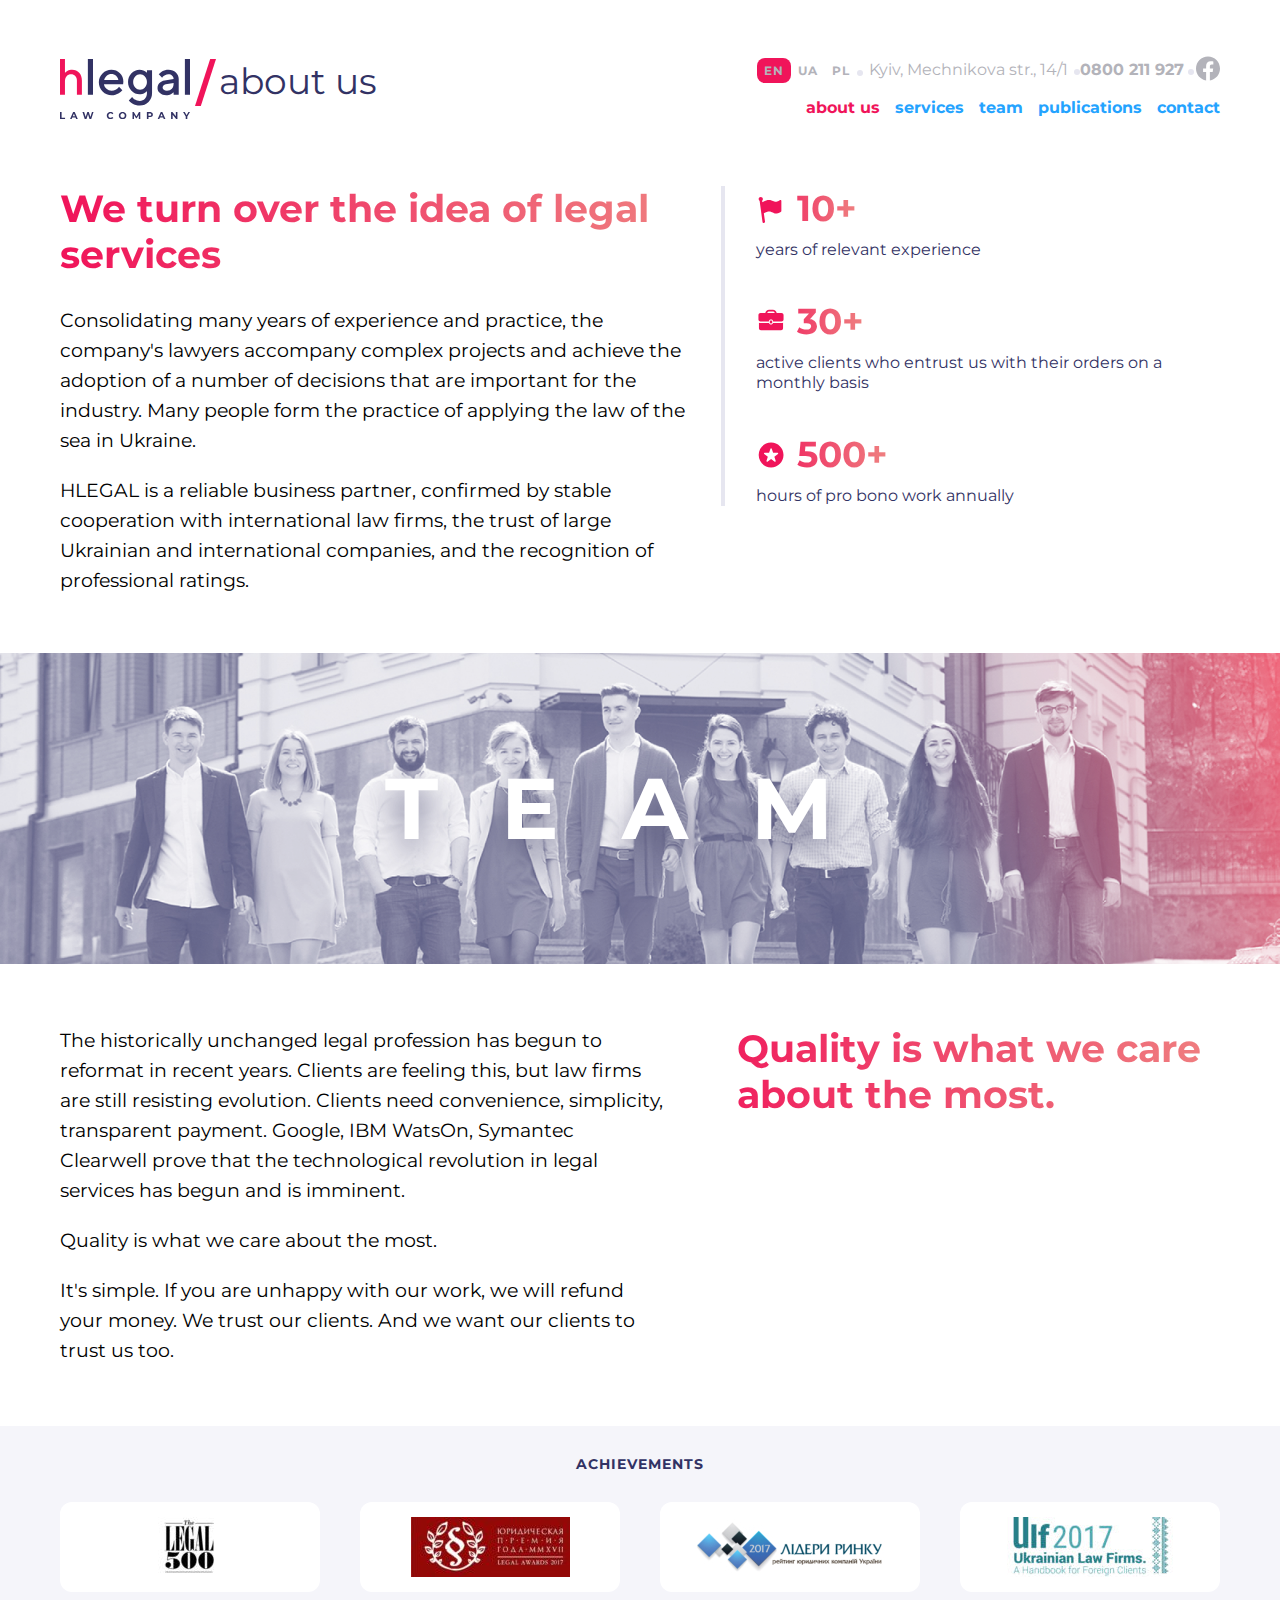
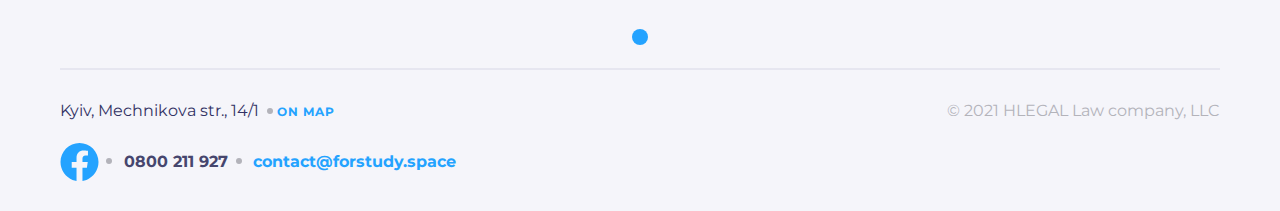
<file: app/about.html>
<!DOCTYPE html>
<html lang="en">
<head>
    <meta charset="UTF-8">
    <meta http-equiv="X-UA-Compatible" content="IE=edge">
    <meta name="viewport" content="width=device-width, initial-scale=1.0">
    <link rel="stylesheet" href="./css/style.css">
    <title>hlegal/about</title>
</head>
<body class="body">
    <div class="about">
        <div class="overlay"></div>
        <div class="container">
            <header class="header header--white">
                <div class="header__top header__top--white">
                    <div class="header__lang">
                        <a href="#" class="header__lang-item header__lang-item--active header__lang-item--white">en</a>
                        <a href="#" class="header__lang-item header__lang-item--white">ua</a>
                        <a href="#" class="header__lang-item header__lang-item--white">pl</a>
                    </div>
                    <div class="header__address header__address--white">Kyiv, Mechnikova str., 14/1</div>
                    <a class="header__phone header__phone--white" href="tel:0800211927">0800 211 927</a>
                    <a class="header__fb header__fb--white" href="#"><svg width="24" height="25" viewBox="0 0 24 25" fill="none" xmlns="http://www.w3.org/2000/svg">
                        <path d="M24 12.5733C24 5.90541 18.6274 0.5 12 0.5C5.37258 0.5 0 5.90541 0 12.5733C0 18.5995 4.38823 23.5943 10.125 24.5V16.0633H7.07813V12.5733H10.125V9.91343C10.125 6.88755 11.9165 5.21615 14.6576 5.21615C15.9705 5.21615 17.3438 5.45195 17.3438 5.45195V8.42313H15.8306C14.3399 8.42313 13.875 9.35379 13.875 10.3086V12.5733H17.2031L16.6711 16.0633H13.875V24.5C19.6118 23.5943 24 18.5995 24 12.5733Z" fill="#B3B3BA"/>
                        </svg></a>
                </div>
                <div class="header__logos header__logos--white">
                    <a href="./index.html" target="_blank" class="header__logo">
                        <img class="img-responsive" src="./img/logo-blue.svg" width="130" height="60" alt="logo">
                    </a>
                    <div class="header__page">about us</div>
                </div>
                <nav class="main-menu">
                    <div class="main-menu__btn main-menu__btn--white">
                        <span class="main-menu__span main-menu__span--white"></span>
                        <span class="main-menu__span main-menu__span--white"></span>
                        <span class="main-menu__span main-menu__span--white"></span>
                    </div>
                    <ul class="main-menu__list">
                        <li class="main-menu__list-item main-menu__list-item--white main-menu__list-item--active"><a href="./about.html">about us</a></li>
                        <li class="main-menu__list-item main-menu__list-item--white"><a href="./services.html">services</a></li>
                        <li class="main-menu__list-item main-menu__list-item--white"><a href="./team.html">team</a></li>
                        <li class="main-menu__list-item main-menu__list-item--white"><a href="#">publications</a></li>
                        <li class="main-menu__list-item main-menu__list-item--white"><a href="#">contact</a></li>
                    </ul>
                </nav>
            </header>
            <main>
                <section class="legal">
                    <h2 class="visually-hidden">idea</h2>
                    <article class="legal__idea">
                        <h3 class="legal__idea-title">We turn over the idea of legal services</h3>
                        <p class="legal__idea-text">Consolidating many years of experience and practice, the company's lawyers accompany complex projects and achieve the adoption of a number of decisions that are important for the industry. Many people form the practice of applying the law of the sea in Ukraine.</p>
                        <p class="legal__idea-text">HLEGAL is a reliable business partner, confirmed by stable cooperation with international law firms, the trust of large Ukrainian and international companies, and the recognition of professional ratings.</p>
                    </article>
                    <article class="legal__statistics">
                        <h3 class="visually-hidden">numbers</h3>
                        <div class="legal__years">
                            <p class="legal__years-number">10+</p>
                            <p class="legal__years-text">years of relevant experience</p>
                        </div>
                        <div class="legal__years legal__years--bag">
                            <p class="legal__years-number">30+</p>
                            <p class="legal__years-text">active clients who entrust us with their orders on a monthly basis</p>
                        </div>
                        <div class="legal__years legal__years--star">
                            <p class="legal__years-number">500+</p>
                            <p class="legal__years-text">hours of pro bono work annually</p>
                        </div>
                    </article>
                </section>
                <div class="about__background">team</div>
                <section>
                    <h2 class="visually-hidden">idea</h2>
                   <article class="legal__quality">
                        <h3 class="legal__quality-title">Quality is what we care about the most.</h3>
                        <div class="legal__quality-block">
                            <p class="legal__quality-text">The historically unchanged legal profession has begun to reformat in recent years. Clients are feeling this, but law firms are still resisting evolution. Clients need convenience, simplicity, transparent payment. Google, IBM WatsOn, Symantec Clearwell prove that the technological revolution in legal services has begun and is imminent.</p>
                            <p class="legal__quality-text">Quality is what we care about the most.</p>
                            <p class="legal__quality-text">It's simple. If you are unhappy with our work, we will refund your money. We trust our clients. And we want our clients to trust us too.</p>
                        </div>
                    </article>
                </section>
            </main>
        </div>
        <footer class="footer">
            <div class="container">
                <div class="achievements">
                    <h3 class="achievements__title">achievements</h3>
                    <div class="achievements__items js-achievements">
                        <div class="achievements__legal">
                            <img class="achievements__legal-img" src="./img/about/achievment-1.jpg" width="53" height="40" alt="legal500">
                        </div>
                        <div class="achievements__legal achievements__legal--awards">
                            <img class="achievements__legal-img achievements__legal-img--awards" src="./img/about/achievment-2.jpg" width="106" height="40" alt="legal-awards">
                        </div>
                        <div class="achievements__legal achievements__legal--lider">
                            <img class="achievements__legal-img achievements__legal-img--lider" src="./img/about/achievment-3.jpg" width="130" height="40" alt="lider">
                        </div>
                        <div class="achievements__legal achievements__legal--ulf">
                            <img class="achievements__legal-img achievements__legal-img--ulf" src="./img/about/achievment-4.jpg" width="111" height="40" alt="ulf">
                        </div>
                    </div>
                </div>
                <div class="footer__info footer__info--white">
                    <div class="footer__adress footer__adress--white">
                        <p class="footer__adress-street">Kyiv, Mechnikova str., 14/1</p>
                        <a href="#">On map</a>
                    </div>
                    <div class="footer__contacts footer__contacts--white">
                        <svg width="39" height="38" viewBox="0 0 39 38" fill="none" xmlns="http://www.w3.org/2000/svg">
                            <path d="M38.5 19.1161C38.5 8.55857 29.9934 0 19.5 0C9.00658 0 0.5 8.55857 0.5 19.1161C0.5 28.6575 7.44803 36.5659 16.5312 38V24.6419H11.707V19.1161H16.5312V14.9046C16.5312 10.1136 19.3678 7.46723 23.7078 7.46723C25.7866 7.46723 27.9609 7.84059 27.9609 7.84059V12.545H25.5651C23.2048 12.545 22.4688 14.0185 22.4688 15.5302V19.1161H27.7383L26.8959 24.6419H22.4688V38C31.552 36.5659 38.5 28.6575 38.5 19.1161Z" fill="#24A3FF"/></svg>
                        <a class="footer__contacts-tel" href="tel:0800211927">0800 211 927</a>
                        <a class="footer__contacts-mail" href="mailto:contact@forstudy.space">contact@forstudy.space</a>
                    </div>
                    <p class="footer__copyright footer__copyright--white">© 2021 HLEGAL Law company, LLC</p>
                </div>
            </div>
        </footer>
    </div>
    <script src="./js/all.js"></script>
</body>
</html>
</file>
<file: app/css/style.css>
@font-face {
  font-family: 'Montserrat';
  font-style: normal;
  font-weight: 400;
  src: url("../fonts/montserrat-v24-latin-regular.woff2") format("woff2"), url("../fonts/montserrat-v24-latin-regular.woff") format("woff");
}

@font-face {
  font-family: 'Montserrat';
  font-style: normal;
  font-weight: 700;
  src: url("../fonts/montserrat-v24-cyrillic-700.woff2") format("woff2"), url("../fonts/montserrat-v24-cyrillic-700.woff") format("woff");
}

* {
  -webkit-box-sizing: border-box;
          box-sizing: border-box;
  margin: 0;
}

.container {
  max-width: 1380px;
  min-width: 375px;
  padding: 0 30px;
  margin: 0 auto;
}

.no-scroll {
  overflow: hidden;
}

.body {
  font-family: 'Montserrat', 'Arial', sans-serif;
  font-style: normal;
  font-weight: 400;
  min-width: 375px;
}

a {
  text-decoration: none;
}

.visually-hidden {
  position: absolute;
  width: 1px;
  height: 1px;
  margin: -1px;
  border: 0;
  padding: 0;
  clip: rect(0 0 0 0);
  overflow: hidden;
}

.img-responsive {
  max-width: 100%;
  height: auto;
}

@media screen and (min-width: 768px) {
  .container {
    max-width: 1440px;
    padding: 0 60px;
  }
}

.gradient {
  background: linear-gradient(228.57deg, #323264 11.93%, #323264 57.17%, #643E72 87.46%);
  border-radius: 0px 0px 12px 12px;
  position: relative;
  padding-bottom: 60px;
}

.gradient::after {
  content: '';
  background: #CACADB;
  border-radius: 0px 0px 12px 12px;
  position: absolute;
  left: 20px;
  right: 20px;
  height: 10px;
  bottom: -10px;
}

.gradient::before {
  content: '';
  background-color: #E7E7F2;
  border-radius: 0px 0px 12px 12px;
  position: absolute;
  left: 40px;
  right: 40px;
  bottom: -20px;
  height: 10px;
}

.gradient__logo {
  background-image: url(../img/background.svg);
  background-position: center top -90px;
  background-repeat: no-repeat;
  height: 600px;
  margin: 0 -30px;
  padding-right: 15px;
  padding-left: 15px;
  position: relative;
}

.gradient__title {
  font-weight: 700;
  font-size: 38px;
  line-height: 46px;
  text-align: center;
  color: #FFFFFF;
  padding-top: 133px;
}

.gradient__scroll {
  position: absolute;
  width: 42px;
  height: 42px;
  left: calc(50% - 42px/2 + 0.5px);
  bottom: 13px;
}

.gradient__scroll:hover circle {
  stroke: #F0145A;
  -webkit-transition-duration: 1s;
          transition-duration: 1s;
}

.gradient__scroll:hover path {
  stroke: #F0145A;
  -webkit-transition-duration: 1s;
          transition-duration: 1s;
  -webkit-transform: translateY(2px);
          transform: translateY(2px);
}

@media screen and (min-width: 768px) {
  .gradient__logo {
    width: 893.28px;
    height: 1024px;
    margin: 0 -60px;
    padding-right: 60px;
    padding-left: 60px;
    background-position: center left -63px;
    background-size: cover;
  }
  .gradient__title {
    padding-top: 268px;
    width: 800px;
    height: 46px;
    text-align: left;
    margin-left: 50px;
  }
  .gradient__scroll {
    left: 38.85%;
    top: 89.3%;
  }
}

@media screen and (min-width: 1024px) {
  .gradient__logo {
    width: auto;
    background-position: center top -175px;
    height: 768px;
  }
  .gradient__title {
    padding-top: 252px;
    text-align: center;
    margin: 0 auto;
  }
  .gradient__scroll {
    left: 46.1%;
    top: 88.3%;
  }
}

@media screen and (min-width: 1320px) {
  .gradient__logo {
    height: 799px;
    background-size: contain;
    background-position: center;
  }
}

.header {
  display: grid;
  grid-template-columns: 1fr -webkit-min-content;
  grid-template-columns: 1fr min-content;
  grid-template-rows: 49px 54px;
  -webkit-box-align: center;
      -ms-flex-align: center;
          align-items: center;
}

.header__top {
  grid-column: span 2;
  display: -webkit-box;
  display: -ms-flexbox;
  display: flex;
  -webkit-box-pack: justify;
      -ms-flex-pack: justify;
          justify-content: space-between;
  background: rgba(245, 245, 250, 0.2);
  margin-left: -20px;
  margin-right: -20px;
  padding: 10px 15px;
  -webkit-box-flex: 0;
      -ms-flex: none;
          flex: none;
  -webkit-box-ordinal-group: 1;
      -ms-flex-order: 0;
          order: 0;
  align-self: stretch;
  -ms-flex-positive: 0;
      flex-grow: 0;
  position: relative;
}

.header__top--white {
  background-color: #F5F5FA;
  margin-left: -30px;
  margin-right: -30px;
}

.header__top--margin {
  margin-left: -30px;
  margin-right: -30px;
}

.header__lang {
  display: -webkit-box;
  display: -ms-flexbox;
  display: flex;
  -webkit-box-align: center;
      -ms-flex-align: center;
          align-items: center;
}

.header__lang-item {
  font-weight: 700;
  font-size: 12px;
  line-height: 15px;
  text-align: center;
  letter-spacing: 1px;
  color: #FFFFFF;
  text-transform: uppercase;
  padding: 5px 7px;
  border-radius: 8px;
}

.header__lang-item--active {
  background-color: #F0145A;
}

.header__lang-item:hover {
  background-color: rgba(255, 255, 255, 0.2);
  -webkit-transition-duration: 1.5s;
          transition-duration: 1.5s;
}

.header__lang-item:active {
  background-color: #F0145A;
}

.header__lang-item--white {
  color: #B3B3BA;
}

.header__lang-item--white:hover {
  background-color: #EDEDF7;
  -webkit-transition-duration: 1s;
          transition-duration: 1s;
}

.header__lang-item--white:active {
  background-color: #F0145A;
  color: #FFFFFF;
}

.header__phone {
  font-weight: 700;
  font-size: 16px;
  line-height: 20px;
  color: #FFFFFF;
  text-decoration: none;
  -ms-flex-item-align: center;
      align-self: center;
}

.header__phone--white {
  color: #B3B3BA;
}

.header__address {
  font-size: 16px;
  line-height: 20px;
  text-align: right;
  color: #B3B3BA;
  display: none;
}

.header__fb {
  display: none;
  -ms-flex-item-align: center;
      align-self: center;
}

.header__fb path:hover {
  fill: #F0145A;
  -webkit-transition-duration: 1s;
          transition-duration: 1s;
}

.header__logos {
  display: -webkit-box;
  display: -ms-flexbox;
  display: flex;
  -webkit-box-pack: justify;
      -ms-flex-pack: justify;
          justify-content: space-between;
  -webkit-box-flex: 0;
      -ms-flex: none;
          flex: none;
  -webkit-box-ordinal-group: 1;
      -ms-flex-order: 0;
          order: 0;
  -ms-flex-item-align: stretch;
      align-self: stretch;
  -ms-flex-positive: 0;
      flex-grow: 0;
  padding-top: 12px;
}

.header__logos--white {
  -webkit-box-pack: start;
      -ms-flex-pack: start;
          justify-content: flex-start;
  position: relative;
  -webkit-box-align: start;
      -ms-flex-align: start;
          align-items: flex-start;
  margin-left: -15px;
}

.header__page {
  font-size: 20px;
  line-height: 24px;
  color: #323264;
  padding-left: 17px;
}

.header__page::before {
  content: '';
  width: 12px;
  height: 26px;
  position: absolute;
  background-image: url(../img/slash-lg.svg);
  background-repeat: no-repeat;
  display: inline-block;
  background-size: contain;
  left: 77px;
  vertical-align: top;
}

.header__page--services {
  color: #FFFFFF;
}

.header__logo {
  width: 73px;
}

@media screen and (min-width: 768px) {
  .header {
    grid-template-columns: 1fr;
    grid-template-rows: -webkit-min-content 76px 30px;
    grid-template-rows: min-content 76px 30px;
    row-gap: 12px;
    padding-top: 39px;
  }
  .header--white {
    row-gap: 19px;
  }
  .header__top {
    grid-column: 1 / -1;
    -webkit-box-pack: start;
        -ms-flex-pack: start;
            justify-content: flex-start;
    background-color: transparent;
    -webkit-box-align: center;
        -ms-flex-align: center;
            align-items: center;
    gap: 12px;
  }
  .header__top--white {
    padding: 0;
    margin: 0;
    gap: 13px;
  }
  .header__address {
    display: block;
  }
  .header__address::before {
    content: '';
    width: 6px;
    height: 6px;
    background-color: #E6E6F0;
    border-radius: 50%;
    position: absolute;
    top: 22px;
    left: 114px;
  }
  .header__address::after {
    content: '';
    width: 6px;
    height: 6px;
    background-color: #E6E6F0;
    border-radius: 50%;
    position: absolute;
    top: 22px;
    left: 330px;
  }
  .header__address--white::before {
    content: '';
    top: 12px;
    left: 100px;
  }
  .header__address--white::after {
    content: '';
    top: 12px;
    left: 317px;
  }
  .header__fb {
    display: block;
  }
  .header__fb::before {
    content: '';
    width: 6px;
    height: 6px;
    background-color: #E6E6F0;
    border-radius: 50%;
    position: absolute;
    top: 22px;
    left: 446px;
  }
  .header__fb--white::before {
    content: '';
    top: 12px;
    left: 434px;
  }
  .header__logo {
    width: 130px;
    height: 60px;
  }
  .header__page {
    font-size: 36px;
    line-height: 44px;
    padding-left: 29px;
  }
  .header__page::before {
    content: '';
    width: 21px;
    height: 47px;
    left: 135px;
  }
  .header__logos--white {
    margin-left: 0;
  }
}

@media screen and (min-width: 1024px) {
  .header {
    grid-template-columns: 1fr -webkit-max-content;
    grid-template-columns: 1fr max-content;
    grid-template-rows: -webkit-min-content -webkit-min-content;
    grid-template-rows: min-content min-content;
    row-gap: 12px;
    padding-top: 55px;
  }
  .header__top {
    grid-column: 2 / 3;
    -webkit-box-pack: end;
        -ms-flex-pack: end;
            justify-content: flex-end;
    gap: 12px;
  }
  .header__address {
    color: #FFFFFF;
  }
  .header__address--white {
    color: #B3B3BA;
  }
  .header__address--white::before {
    content: '';
    top: 15px;
    left: 100px;
  }
  .header__address--white::after {
    content: '';
    top: 14px;
    left: 317px;
  }
  .header__logos {
    grid-row: 1 / 3;
    padding-top: 4px;
  }
  .header__fb--white::before {
    content: '';
    top: 14px;
    left: 431px;
  }
}

@media screen and (min-width: 1320px) {
  .header--white {
    row-gap: 15px;
  }
  .header__page::before {
    content: '';
    top: 4px;
  }
  .header__address--white {
    color: #B3B3BA;
  }
  .header__address--white::before {
    content: '';
    top: 12px;
  }
  .header__address--white::after {
    content: '';
    top: 12px;
  }
  .header__fb--white::before {
    content: '';
    top: 12px;
  }
}

.main-menu__list {
  position: absolute;
  right: 0;
  top: 102px;
  width: 360px;
  list-style: none;
  padding: 0;
  background: #FFFFFF;
  border-radius: 12px 12px 0px 0px;
  display: -webkit-box;
  display: -ms-flexbox;
  display: flex;
  -webkit-box-orient: vertical;
  -webkit-box-direction: normal;
      -ms-flex-direction: column;
          flex-direction: column;
  -webkit-box-align: center;
      -ms-flex-align: center;
          align-items: center;
  padding: 64px 12px 12px 12px;
  gap: 15px;
  -webkit-transition: all .5s ease;
  transition: all .5s ease;
  opacity: 0;
}

.main-menu__list-item {
  background: #F5F5FA;
  border-radius: 12px;
  -ms-flex-item-align: stretch;
      align-self: stretch;
  font-weight: 700;
  font-size: 24px;
  line-height: 29px;
  text-align: center;
  padding: 7px 107px;
}

.main-menu__list-item a {
  color: #24A3FF;
  cursor: pointer;
}

.main-menu__list.show {
  -webkit-transform: translateX(0%);
          transform: translateX(0%);
  opacity: 1;
}

.main-menu__btn {
  width: 18px;
  height: 14px;
  padding: 0;
  cursor: pointer;
  position: relative;
}

.main-menu__btn--white {
  margin-right: -9px;
}

.main-menu__btn.show .main-menu__span:nth-child(1) {
  -webkit-transform-origin: top left;
          transform-origin: top left;
  -webkit-transform: rotate(45deg);
          transform: rotate(45deg);
}

.main-menu__btn.show .main-menu__span:nth-child(2) {
  -webkit-transform: scale(0);
          transform: scale(0);
}

.main-menu__btn.show .main-menu__span:nth-child(3) {
  -webkit-transform-origin: bottom left;
          transform-origin: bottom left;
  -webkit-transform: rotate(-45deg);
          transform: rotate(-45deg);
}

.main-menu__span {
  display: block;
  width: 100%;
  background-color: #FFFFFF;
  height: 2px;
  position: absolute;
  -webkit-transition: -webkit-transform .3s ease;
  transition: -webkit-transform .3s ease;
  transition: transform .3s ease;
  transition: transform .3s ease, -webkit-transform .3s ease;
}

.main-menu__span:nth-child(1) {
  top: 0;
}

.main-menu__span:nth-child(2) {
  top: 50%;
  -webkit-transform: translateY(-50%);
          transform: translateY(-50%);
}

.main-menu__span:nth-child(3) {
  bottom: 0;
}

.main-menu__span--white {
  background-color: #323264;
}

@media screen and (min-width: 768px) {
  .main-menu__list {
    position: static;
    width: auto;
    background-color: transparent;
    border-radius: none;
    display: -webkit-box;
    display: -ms-flexbox;
    display: flex;
    -webkit-box-orient: horizontal;
    -webkit-box-direction: normal;
        -ms-flex-direction: row;
            flex-direction: row;
    -webkit-box-pack: start;
        -ms-flex-pack: start;
            justify-content: flex-start;
    background-image: none;
    width: auto;
    padding: 0;
    opacity: 1;
    -webkit-transform: translateX(0%);
            transform: translateX(0%);
  }
  .main-menu__list-item {
    background: transparent;
    border-radius: none;
    text-align: center;
    padding: 0;
    position: relative;
  }
  .main-menu__list-item::before {
    content: '';
    width: 100%;
    height: 2px;
    border-radius: 8px;
    background-color: #F0145A;
    position: absolute;
    left: 0;
    bottom: -5px;
    -webkit-transform: scaleX(0);
            transform: scaleX(0);
    -webkit-transform-origin: left;
            transform-origin: left;
  }
  .main-menu__list-item:hover::before {
    -webkit-transform: scaleX(1);
            transform: scaleX(1);
    -webkit-transition-duration: 0.5s;
            transition-duration: 0.5s;
  }
  .main-menu__list-item a {
    font-weight: 700;
    font-size: 16px;
    line-height: 20px;
    text-align: right;
    color: #FFFFFF;
    display: block;
  }
  .main-menu__list-item a:hover {
    color: #F0145A;
    -webkit-transition-duration: 0.5s;
            transition-duration: 0.5s;
  }
  .main-menu__list-item--white a {
    color: #24A3FF;
    -webkit-transition-duration: 0.5s;
            transition-duration: 0.5s;
  }
  .main-menu__list-item--active a {
    color: #F0145A;
  }
  .main-menu__btn {
    display: none;
  }
}

@media screen and (min-width: 1024px) {
  .main-menu__list {
    -webkit-box-pack: end;
        -ms-flex-pack: end;
            justify-content: flex-end;
  }
}

.slider-info {
  padding-top: 33px;
}

.slider-info__menu {
  display: -webkit-box;
  display: -ms-flexbox;
  display: flex;
  overflow: auto;
  overflow: -moz-scrollbars-none;
  -ms-overflow-style: none;
  margin: 0 -30px;
}

.slider-info__menu::-webkit-scrollbar {
  width: 0;
}

.slider-info__menu button {
  white-space: nowrap;
  border: none;
  background-color: transparent;
  font-weight: 700;
  font-size: 30px;
  line-height: 37px;
  color: #B3B3BA;
  cursor: pointer;
  padding: 0 30px;
}

.slider-info__menu button:hover {
  background: linear-gradient(90.13deg, #EF8080 0.84%, #F0145A 99.96%);
  -webkit-background-clip: text;
  -webkit-text-fill-color: transparent;
  background-clip: text;
}

.slider-info__article {
  padding-bottom: 30px;
  border-top: 4px solid rgba(255, 255, 255, 0.3);
}

.slider-info__title {
  font-weight: 700;
  font-size: 20px;
  line-height: 24px;
  color: #FFFFFF;
  padding-top: 46px;
  padding-bottom: 30px;
}

.slider-info__text {
  font-size: 19px;
  line-height: 30px;
  color: #FFFFFF;
}

@media screen and (min-width: 768px) {
  .slider-info {
    padding-top: 60px;
  }
  .slider-info__menu button {
    font-size: 38px;
    line-height: 46px;
    margin-bottom: 45px;
  }
  .slider-info__article {
    padding-bottom: 60px;
  }
  .slider-info__title {
    font-size: 30px;
    line-height: 37px;
    padding-top: 58px;
  }
}

@media screen and (min-width: 1024px) {
  .slider-info {
    display: -webkit-box;
    display: -ms-flexbox;
    display: flex;
    -webkit-box-pack: end;
        -ms-flex-pack: end;
            justify-content: flex-end;
    margin-bottom: 45px;
    padding-top: 77px;
  }
  .slider-info__menu {
    -webkit-box-orient: vertical;
    -webkit-box-direction: normal;
        -ms-flex-direction: column;
            flex-direction: column;
    -webkit-box-align: end;
        -ms-flex-align: end;
            align-items: flex-end;
    padding-top: 15px;
    padding-right: 60px;
  }
  .slider-info__menu button {
    margin-bottom: 30px;
  }
  .slider-info__article {
    padding-bottom: 0;
    border-left: 4px solid rgba(255, 255, 255, 0.3);
    border-top: none;
    width: 52%;
    padding-left: 60px;
    display: -webkit-box;
    display: -ms-flexbox;
    display: flex;
    -webkit-box-orient: vertical;
    -webkit-box-direction: normal;
        -ms-flex-direction: column;
            flex-direction: column;
    height: 303px;
  }
  .slider-info__title {
    padding-top: 10px;
    padding-bottom: 31px;
  }
}

@media screen and (min-width: 1320px) {
  .slider-info__article {
    -webkit-box-pack: center;
        -ms-flex-pack: center;
            justify-content: center;
  }
}

.services {
  display: grid;
  grid-template-columns: 100%;
}

.services__title {
  font-weight: 700;
  font-size: 30px;
  line-height: 37px;
  background: linear-gradient(90.13deg, #EF8080 0.84%, #F0145A 99.96%);
  -webkit-background-clip: text;
  -webkit-text-fill-color: transparent;
  background-clip: text;
  margin-top: 10px;
  margin-bottom: 30px;
}

.services__title--services {
  margin-top: 30px;
}

.services__list {
  display: grid;
  grid-template-columns: 100%;
  row-gap: 30px;
}

.services__list-article {
  display: -webkit-box;
  display: -ms-flexbox;
  display: flex;
  -webkit-box-orient: vertical;
  -webkit-box-direction: normal;
      -ms-flex-direction: column;
          flex-direction: column;
  -webkit-box-align: start;
      -ms-flex-align: start;
          align-items: flex-start;
}

.services__list-icon {
  background-image: url(../img/services/ecommerce.svg);
  background-color: #FFFFFF;
  width: 92px;
  height: 92px;
  background-repeat: no-repeat;
  background-position: center;
  border-radius: 24px;
  margin-bottom: 30px;
}

.services__list-icon--support {
  background-image: url(../img/services/support.svg);
}

.services__list-icon--corporate {
  background-image: url(../img/services/coprorate.svg);
}

.services__list-icon--relations {
  background-image: url(../img/services/trust.svg);
}

.services__list-icon--protection {
  background-image: url(../img/services/protection.svg);
}

.services__list-icon--judicial {
  background-image: url(../img/services/court.svg);
}

.services__list-name {
  font-weight: 700;
  font-size: 22px;
  line-height: 27px;
  color: #24A3FF;
  padding-bottom: 15px;
}

.services__list-text {
  font-size: 16px;
  line-height: 26px;
  color: #FFFFFF;
}

@media screen and (min-width: 768px) {
  .services__list {
    grid-template-columns: 1fr 1fr;
    grid-template-rows: -webkit-min-content -webkit-min-content -webkit-min-content;
    grid-template-rows: min-content min-content min-content;
    row-gap: 60px;
    -webkit-column-gap: 60px;
       -moz-column-gap: 60px;
            column-gap: 60px;
  }
  .services__title {
    font-size: 38px;
    line-height: 46px;
    margin-bottom: 60px;
  }
  .services__title--services {
    margin-top: 70px;
  }
}

@media screen and (min-width: 1024px) {
  .services__list {
    grid-template-columns: 1fr 1fr 1fr;
    grid-template-rows: -webkit-min-content -webkit-min-content;
    grid-template-rows: min-content min-content;
  }
  .services__title--services {
    margin-top: 52px;
  }
}

.link {
  display: -webkit-box;
  display: -ms-flexbox;
  display: flex;
  -webkit-box-align: center;
      -ms-flex-align: center;
          align-items: center;
  -webkit-box-pack: start;
      -ms-flex-pack: start;
          justify-content: flex-start;
}

.link a {
  font-weight: 700;
  font-size: 14px;
  line-height: 17px;
  letter-spacing: 1px;
  text-transform: uppercase;
  color: #24A3FF;
  padding-right: 2px;
}

.link svg:hover {
  -webkit-transform: translateX(5px);
          transform: translateX(5px);
  -webkit-transition-duration: 1s;
          transition-duration: 1s;
}

.dots {
  list-style: none;
  display: -webkit-box;
  display: -ms-flexbox;
  display: flex;
  -webkit-box-pack: center;
      -ms-flex-pack: center;
          justify-content: center;
  padding: 0;
  margin-bottom: 60px;
}

.dots__item {
  padding: 0 8px;
}

.dots__item--white {
  padding: 0 7px;
}

.dots__btn {
  width: 16px;
  height: 16px;
  border: none;
  font-size: 0;
  background: #24A3FF;
  opacity: 0.2;
  border-radius: 50%;
  cursor: pointer;
}

.dots__btn:hover {
  opacity: 0.6;
  -webkit-transition-duration: 0.7s;
          transition-duration: 0.7s;
}

.dots__btn:active {
  opacity: 1;
}

.dots--white {
  margin-bottom: 30px;
}

@media screen and (min-width: 768px) {
  .dots__item--white:nth-child(n+4) {
    display: none;
  }
}

.slider__list {
  margin-top: 50px;
  margin-bottom: 22px;
}

.slider__photo img {
  -o-object-fit: cover;
     object-fit: cover;
  height: 500px;
  margin: 0 auto;
  display: block;
  border-radius: 12px 12px 0px 0px;
}

.slider__text {
  padding: 30px;
  word-wrap: break-word;
  background-color: #F5F5FA;
  border-radius: 0 0 12px 12px;
}

.slider__text-title {
  padding-top: 5px;
  font-weight: 700;
  font-size: 30px;
  line-height: 37px;
  background: linear-gradient(90.13deg, #EF8080 0.84%, #F0145A 99.96%);
  -webkit-background-clip: text;
  -webkit-text-fill-color: transparent;
  background-clip: text;
}

.slider__text-name {
  font-weight: 700;
  font-size: 16px;
  line-height: 20px;
  color: #B3B3BA;
  padding: 30px 0 6px;
}

.slider__text-responsibility {
  font-size: 14px;
  line-height: 22px;
  color: #B3B3BA;
}

@media screen and (min-width: 768px) {
  .slider__list {
    margin-bottom: 22px;
    margin-top: 79px;
  }
  .slider__photo img {
    -o-object-fit: cover;
       object-fit: cover;
    height: 500px;
    margin: 0 auto;
    display: block;
    border-radius: 12px 12px 0px 0px;
    width: 100%;
  }
  .slider__text {
    padding: 32px 30px 30px 29px;
  }
  .slider__text-title {
    font-size: 38px;
    line-height: 46px;
  }
}

@media screen and (min-width: 1024px) {
  .slider__list {
    margin-bottom: 22px;
    margin-top: 79px;
    display: -webkit-box;
    display: -ms-flexbox;
    display: flex;
    height: 528px;
    width: 100%;
  }
  .slider__photo {
    width: 100%;
  }
  .slider__photo img {
    -o-object-fit: cover;
       object-fit: cover;
    height: 528px;
    border-radius: 12px 0px 0px 12px;
  }
  .slider__text {
    padding: 32px 30px 30px 29px;
    width: 117%;
    border-radius: 0 12px 12px 0;
  }
  .slider__text-title {
    font-size: 38px;
    line-height: 46px;
  }
}

@media screen and (min-width: 1320px) {
  .slider__list {
    height: auto;
  }
  .slider__photo {
    width: 55%;
  }
  .slider__photo img {
    -o-object-fit: cover;
       object-fit: cover;
    height: 100%;
    width: 100%;
  }
}

.partners__title {
  font-weight: 700;
  font-size: 14px;
  line-height: 17px;
  letter-spacing: 1px;
  text-transform: uppercase;
  color: #323264;
  text-align: center;
  padding-bottom: 30px;
}

.partners__title--services {
  margin-top: 82px;
  padding-bottom: 27px;
}

.partners__list {
  display: -webkit-box;
  display: -ms-flexbox;
  display: flex;
  -ms-flex-wrap: wrap;
      flex-wrap: wrap;
}

.partners__company {
  display: -webkit-box;
  display: -ms-flexbox;
  display: flex;
  -webkit-box-pack: center;
      -ms-flex-pack: center;
          justify-content: center;
  -webkit-box-align: center;
      -ms-flex-align: center;
          align-items: center;
  background-color: #1C4280;
  width: 100%;
  height: 120px;
}

.partners__company img {
  display: block;
}

.partners__company--wannabiz {
  background-color: #143646;
}

.partners__company--tapgerine {
  background-color: #F48B30;
}

.partners__company--look {
  background-color: #9E4DC3;
}

.partners__company--orangear {
  background-color: #FD9339;
}

.partners__company--adtelligent {
  background-color: #E2E2E4;
}

.partners__company--clickky {
  background-color: #C71C36;
  display: none;
}

.partners__company--eco {
  background-color: #DCF3F9;
  display: none;
}

.partners__company--infatek {
  background-color: #EAEAEA;
  display: none;
}

.partners__company--sitypark {
  background-color: #282240;
  display: none;
}

.partners__company--artprint {
  background-color: #1D4568;
  display: none;
}

.partners__company--ultimate {
  background-color: #000000;
  display: none;
}

@media screen and (min-width: 768px) {
  .partners__list {
    display: -webkit-box;
    display: -ms-flexbox;
    display: flex;
    -ms-flex-wrap: wrap;
        flex-wrap: wrap;
  }
  .partners__company {
    width: 33.333%;
  }
  .partners__company img {
    display: block;
  }
  .partners__company--clickky {
    display: -webkit-box;
    display: -ms-flexbox;
    display: flex;
  }
  .partners__company--eco {
    display: -webkit-box;
    display: -ms-flexbox;
    display: flex;
  }
  .partners__company--infatek {
    display: -webkit-box;
    display: -ms-flexbox;
    display: flex;
  }
  .partners__company--sitypark {
    display: -webkit-box;
    display: -ms-flexbox;
    display: flex;
  }
  .partners__company--artprint {
    display: -webkit-box;
    display: -ms-flexbox;
    display: flex;
  }
  .partners__company--ultimate {
    display: -webkit-box;
    display: -ms-flexbox;
    display: flex;
  }
}

@media screen and (min-width: 1024px) {
  .partners__company {
    width: 25%;
  }
}

.publications {
  background-color: #F5F5FA;
  padding-top: 30px;
  padding-bottom: 30px;
}

.publications__title {
  font-weight: 700;
  font-size: 30px;
  line-height: 37px;
  background: linear-gradient(90.13deg, #EF8080 0.84%, #F0145A 99.96%);
  -webkit-background-clip: text;
  -webkit-text-fill-color: transparent;
  background-clip: text;
  padding-top: 5px;
  padding-bottom: 30px;
}

.publications__list {
  display: grid;
  grid-template-columns: 100%;
  row-gap: 30px;
}

.publications__article {
  display: -webkit-box;
  display: -ms-flexbox;
  display: flex;
  -webkit-box-orient: vertical;
  -webkit-box-direction: normal;
      -ms-flex-direction: column;
          flex-direction: column;
}

.publications__article-title {
  font-weight: 700;
  font-size: 16px;
  line-height: 20px;
  color: #24A3FF;
  margin-bottom: 15px;
}

.publications__article-date {
  font-weight: 700;
  font-size: 12px;
  line-height: 15px;
  letter-spacing: 1px;
  text-transform: uppercase;
  color: #B3B3BA;
  margin-bottom: 15px;
}

.publications__article-text {
  font-size: 14px;
  line-height: 22px;
  color: #000000;
  padding-top: 15px;
  border-top: 4px solid #E6E6F0;
}

.publications__image {
  display: block;
  -o-object-fit: cover;
     object-fit: cover;
  width: 100%;
  border-radius: 8px 8px 0 0;
}

.publications__info {
  padding: 30px;
  background-color: #FFFFFF;
  border-radius: 0 0 8px 8px;
}

@media screen and (min-width: 768px) {
  .publications {
    padding-top: 32px;
    padding-bottom: 29px;
  }
  .publications__title {
    font-size: 38px;
    line-height: 46px;
    padding-top: 10px;
    padding-bottom: 28px;
  }
  .publications__list {
    grid-template-columns: 1fr 1fr;
    -webkit-column-gap: 30px;
       -moz-column-gap: 30px;
            column-gap: 30px;
  }
  .publications__info {
    height: 100%;
  }
  .publications__article--third {
    grid-column-start: -3;
    grid-column-end: -1;
  }
}

@media screen and (min-width: 1024px) {
  .publications__list {
    grid-template-columns: 1fr 1fr 1fr;
  }
  .publications__article--third {
    grid-column-start: 3;
    grid-column-end: 4;
  }
}

.footer {
  background-color: #F5F5FA;
  padding-bottom: 30px;
}

.footer__info {
  border-top: 2px solid #E6E6F0;
  padding: 30px;
}

.footer__info--team {
  border: none;
}

.footer__adress {
  text-align: center;
  padding-bottom: 20px;
}

.footer__adress-street {
  font-size: 16px;
  line-height: 20px;
  color: #323264;
  padding-bottom: 8px;
}

.footer__adress a {
  font-weight: 700;
  font-size: 12px;
  line-height: 15px;
  letter-spacing: 1px;
  text-transform: uppercase;
  color: #24A3FF;
}

.footer__contacts {
  display: -webkit-box;
  display: -ms-flexbox;
  display: flex;
  -webkit-box-orient: vertical;
  -webkit-box-direction: normal;
      -ms-flex-direction: column;
          flex-direction: column;
  -webkit-box-align: center;
      -ms-flex-align: center;
          align-items: center;
}

.footer__contacts path:hover {
  fill: #F0145A;
  -webkit-transition-duration: 1s;
          transition-duration: 1s;
}

.footer__contacts-tel {
  font-weight: 700;
  font-size: 16px;
  line-height: 20px;
  text-align: right;
  color: #46466E;
  padding-top: 10px;
  padding-bottom: 10px;
}

.footer__contacts-mail {
  font-weight: 700;
  font-size: 16px;
  line-height: 20px;
  color: #24A3FF;
}

.footer__contacts-mail:hover {
  color: #F0145A;
  -webkit-transition-duration: 1s;
          transition-duration: 1s;
}

.footer__copyright {
  font-size: 16px;
  line-height: 20px;
  text-align: center;
  color: #B3B3BA;
  padding-top: 30px;
}

@media screen and (min-width: 768px) {
  .footer__info {
    display: grid;
    grid-template-columns: 1fr 1fr;
    grid-template-rows: -webkit-min-content -webkit-min-content;
    grid-template-rows: min-content min-content;
    row-gap: 14px;
    padding: 33px 0 0 0;
  }
  .footer__adress {
    display: -webkit-box;
    display: -ms-flexbox;
    display: flex;
    position: relative;
    -webkit-box-align: baseline;
        -ms-flex-align: baseline;
            align-items: baseline;
    padding: 0;
  }
  .footer__adress-street::after {
    content: '';
    width: 6px;
    height: 6px;
    background: #B3B3BA;
    top: 7px;
    left: 207px;
    position: absolute;
    border-radius: 50%;
  }
  .footer__adress a {
    padding-left: 18px;
  }
  .footer__adress--white {
    justify-self: center;
    grid-column: 1 / 3;
  }
  .footer__contacts {
    -webkit-box-orient: horizontal;
    -webkit-box-direction: normal;
        -ms-flex-direction: row;
            flex-direction: row;
    grid-column: -3 / -1;
    -webkit-box-align: center;
        -ms-flex-align: center;
            align-items: center;
    position: relative;
  }
  .footer__contacts-tel {
    padding: 0 25px 0;
  }
  .footer__contacts-tel::before {
    content: '';
    background-image: url(../img/dot-separator.svg);
    width: 6px;
    height: 6px;
    background-repeat: no-repeat;
    position: absolute;
    top: 15px;
    left: 46px;
  }
  .footer__contacts-tel::after {
    content: '';
    background-image: url(../img/dot-separator.svg);
    width: 6px;
    height: 6px;
    background-repeat: no-repeat;
    position: absolute;
    top: 15px;
    left: 176px;
  }
  .footer__contacts--white {
    justify-self: center;
  }
  .footer__copyright {
    padding-top: 0;
    grid-column: 2 / 3;
    grid-row: -2 / -3;
    justify-self: flex-end;
  }
  .footer__copyright--white {
    grid-column: 1 / 3;
    grid-row: 3 / 4;
    justify-self: center;
  }
}

@media screen and (min-width: 1024px) {
  .footer__adress--white {
    grid-column: 1 / 2;
    justify-self: flex-start;
  }
  .footer__contacts--white {
    grid-column: -3 / -1;
    justify-self: flex-start;
  }
  .footer__copyright--white {
    grid-column: 2 / 3;
    grid-row: -2 / -3;
    justify-self: flex-end;
  }
  .footer__info--white {
    padding-top: 31px;
  }
}

.about {
  background-color: #FFFFFF;
}

.about__background {
  font-weight: 700;
  font-size: 36px;
  line-height: 44px;
  text-align: center;
  letter-spacing: 13px;
  text-transform: uppercase;
  color: #FFFFFF;
  opacity: 0.8;
  text-shadow: 0px 15px 30px rgba(40, 40, 86, 0.8);
  margin: 0 -30px;
  background-image: url(../img/about/team-sm.jpg);
  background-repeat: no-repeat;
  background-size: cover;
  background-position: 50% 50%;
  padding: 35px 114px;
  background-color: #F5F5FA;
}

@media screen and (min-width: 768px) {
  .about__background {
    background-image: url(../img/about/team-lg.jpg);
    font-size: 46px;
    line-height: 56px;
    letter-spacing: 63px;
    padding: 89px 220px;
    margin: 0 -60px;
  }
}

@media screen and (min-width: 768px) and (-webkit-min-device-pixel-ratio: 1.5), screen and (min-width: 768px) and (min-resolution: 144dpi), screen and (min-width: 768px) and (min-resolution: 1.5dppx) {
  .about__background {
    background-image: url(../img/about/team-lg@2x.jpg);
  }
}

@media screen and (min-width: 1024px) {
  .about__background {
    font-size: 86px;
    line-height: 105px;
    padding: 103px 288px;
  }
}

@media screen and (min-width: 1320px) {
  .about__background {
    font-size: 96px;
    line-height: 117px;
    padding: 163px 482px;
  }
}

.legal__idea {
  padding-top: 30px;
  margin-bottom: 9px;
}

.legal__idea-title {
  font-weight: 700;
  font-size: 30px;
  line-height: 37px;
  background: linear-gradient(90.13deg, #F0145A 0.84%, #EF8080 99.96%);
  -webkit-background-clip: text;
  -webkit-text-fill-color: transparent;
  background-clip: text;
  padding-bottom: 31px;
}

.legal__idea-text {
  font-size: 19px;
  line-height: 30px;
  color: #000000;
  padding-bottom: 20px;
}

.legal__statistics {
  border-left: 4px solid #E6E6F0;
}

.legal__years {
  padding-left: 30px;
  display: -webkit-box;
  display: -ms-flexbox;
  display: flex;
  -webkit-box-orient: vertical;
  -webkit-box-direction: normal;
      -ms-flex-direction: column;
          flex-direction: column;
  -webkit-box-align: start;
      -ms-flex-align: start;
          align-items: flex-start;
  margin-bottom: 40px;
  background-image: url(../img/idea/flag.svg);
  background-repeat: no-repeat;
  background-position: left 33px top 10px;
}

.legal__years--bag {
  background-image: url(../img/idea/bag.svg);
}

.legal__years--star {
  background-image: url(../img/idea/star.svg);
  margin-bottom: 30px;
}

.legal__years-number {
  font-weight: 700;
  font-size: 36px;
  line-height: 44px;
  text-align: center;
  background: linear-gradient(90.13deg, #F0145A 0.84%, #EF8080 99.96%);
  -webkit-background-clip: text;
  -webkit-text-fill-color: transparent;
  background-clip: text;
  padding-left: 41px;
}

.legal__years-text {
  font-size: 16px;
  line-height: 20px;
  color: #323264;
  padding-top: 10px;
}

.legal__quality {
  display: -webkit-box;
  display: -ms-flexbox;
  display: flex;
  -webkit-box-orient: vertical;
  -webkit-box-direction: normal;
      -ms-flex-direction: column;
          flex-direction: column;
  padding-bottom: 60px;
  padding-top: 30px;
}

.legal__quality-title {
  font-weight: 700;
  font-size: 30px;
  line-height: 37px;
  background: linear-gradient(90.13deg, #F0145A 0.84%, #EF8080 99.96%);
  -webkit-background-clip: text;
  -webkit-text-fill-color: transparent;
  background-clip: text;
  -webkit-box-ordinal-group: 3;
      -ms-flex-order: 2;
          order: 2;
  padding-top: 10px;
}

.legal__quality-text {
  font-size: 19px;
  line-height: 30px;
  color: #000000;
  padding-bottom: 20px;
}

@media screen and (min-width: 768px) {
  .legal__idea {
    padding-top: 63px;
  }
  .legal__idea-title {
    font-size: 38px;
    line-height: 46px;
  }
  .legal__years--star {
    margin-bottom: 58px;
  }
  .legal__quality {
    padding-top: 60px;
  }
  .legal__quality-title {
    font-size: 38px;
    line-height: 46px;
  }
}

@media screen and (min-width: 1024px) {
  .legal {
    display: -webkit-box;
    display: -ms-flexbox;
    display: flex;
    margin-top: 67px;
  }
  .legal__idea {
    padding-top: 0;
    width: 57%;
    margin-bottom: 37px;
    padding-right: 30px;
  }
  .legal__idea-title {
    padding-bottom: 28px;
  }
  .legal__years {
    padding-left: 31px;
    margin-bottom: 39px;
  }
  .legal__years--star {
    margin-bottom: 0;
  }
  .legal__statistics {
    height: 100%;
    width: 43%;
  }
  .legal__quality {
    -webkit-box-orient: horizontal;
    -webkit-box-direction: normal;
        -ms-flex-direction: row;
            flex-direction: row;
    padding-bottom: 40px;
    padding-top: 62px;
  }
  .legal__quality-title {
    width: 50%;
    padding-left: 71px;
    padding-top: 0;
  }
  .legal__quality-block {
    width: 55%;
  }
}

@media screen and (min-width: 1320px) {
  .legal {
    margin-left: 120px;
    margin-right: 120px;
  }
  .legal__quality {
    margin-left: 120px;
    margin-right: 120px;
    padding-top: 56px;
  }
  .legal__quality-title {
    width: 35%;
    padding-left: 27px;
  }
  .legal__quality-block {
    width: 65%;
  }
  .legal__idea {
    width: 65%;
    margin-bottom: 38px;
  }
  .legal__statistics {
    width: 35%;
  }
}

.team__title {
  font-weight: 700;
  font-size: 30px;
  line-height: 37px;
  background: linear-gradient(90.13deg, #F0145A 0.84%, #EF8080 99.96%);
  -webkit-background-clip: text;
  -webkit-text-fill-color: transparent;
  background-clip: text;
  margin-top: 30px;
  margin-bottom: 30px;
}

.team__list {
  display: grid;
  grid-template-columns: 1fr;
  margin-bottom: 31px;
}

.team__member {
  margin-bottom: 30px;
  justify-self: center;
}

.team__member-photo {
  padding-bottom: 15px;
}

.team__member-photolist {
  display: block;
  border-radius: 12px;
  -o-object-fit: cover;
     object-fit: cover;
  height: 300px;
}

.team__member-description {
  display: grid;
  grid-template-columns: 1fr 32px;
  grid-template-rows: -webkit-min-content -webkit-min-content;
  grid-template-rows: min-content min-content;
  row-gap: 5px;
  width: 100%;
}

.team__member-descriptionname {
  font-weight: 700;
  font-size: 16px;
  line-height: 20px;
  color: #323264;
}

.team__member-descriptionprofession {
  font-size: 14px;
  line-height: 22px;
  color: #B3B3BA;
  grid-column: 1 / 2;
  grid-row: 2 / 3;
}

.team__member-arrow {
  grid-row: -3 / -1;
  background: #F5F5FA;
  width: 32px;
  height: 32px;
  border-radius: 50%;
  display: -webkit-box;
  display: -ms-flexbox;
  display: flex;
  -webkit-box-pack: center;
      -ms-flex-pack: center;
          justify-content: center;
  -webkit-box-align: center;
      -ms-flex-align: center;
          align-items: center;
}

.team__member-arrow:hover {
  background: #EDEDF7;
  -webkit-transition-duration: 1.5s;
          transition-duration: 1.5s;
}

.team__member-arrowsvg {
  -webkit-transform: rotate(-90deg);
          transform: rotate(-90deg);
}

.team__member-arrowsvg:hover path {
  stroke: #F0145A;
  -webkit-transition-duration: 1.5s;
          transition-duration: 1.5s;
  -webkit-transform: translateX(10%);
          transform: translateX(10%);
}

@media screen and (min-width: 768px) {
  .team__title {
    font-size: 38px;
    line-height: 46px;
    margin-top: 63px;
    margin-bottom: 60px;
  }
  .team__list {
    grid-template-columns: 1fr 1fr;
    -webkit-column-gap: 60px;
       -moz-column-gap: 60px;
            column-gap: 60px;
  }
  .team__member {
    margin-bottom: 60px;
  }
  .team__member-photolist {
    height: 400px;
    width: 100%;
  }
  .team__member-arrowsvg {
    -webkit-transform: rotate(0);
            transform: rotate(0);
  }
}

@media screen and (min-width: 1024px) {
  .team__list {
    grid-template-columns: 1fr 1fr 1fr;
  }
  .team__title {
    margin-left: 120px;
    margin-right: 120px;
  }
}

@media screen and (min-width: 1320px) {
  .team__title {
    margin-top: 67px;
  }
  .team__list {
    margin-bottom: 0;
  }
}

.overlay {
  position: fixed;
  top: 0;
  right: 0;
  bottom: 0;
  left: 0;
  width: 100%;
  height: 100%;
  background-color: rgba(0, 0, 0, 0.5);
  visibility: hidden;
  cursor: pointer;
  -webkit-transition: all .3s ease;
  transition: all .3s ease;
}

.overlay.show {
  opacity: 1;
  visibility: visible;
}

.achievements {
  padding-top: 30px;
}

.achievements__title {
  font-size: 14px;
  line-height: 17px;
  text-align: center;
  letter-spacing: 1px;
  text-transform: uppercase;
  color: #323264;
}

.achievements__items {
  display: -webkit-box;
  display: -ms-flexbox;
  display: flex;
  -webkit-box-orient: vertical;
  -webkit-box-direction: normal;
      -ms-flex-direction: column;
          flex-direction: column;
  margin: 29px auto 23px;
  -webkit-box-pack: center;
      -ms-flex-pack: center;
          justify-content: center;
  -ms-flex-wrap: nowrap;
      flex-wrap: nowrap;
}

.achievements__legal {
  width: 100%;
  height: 90px;
  background: #FFFFFF;
  border-radius: 12px;
  display: -webkit-box;
  display: -ms-flexbox;
  display: flex;
  -webkit-box-pack: center;
      -ms-flex-pack: center;
          justify-content: center;
  -webkit-box-align: center;
      -ms-flex-align: center;
          align-items: center;
}

.achievements__legal--awards {
  display: none;
}

.achievements__legal--lider {
  display: none;
}

.achievements__legal--ulf {
  display: none;
}

.achievements__legal-img {
  display: block;
}

@media screen and (min-width: 768px) {
  .achievements__legal {
    width: 25%;
  }
  .achievements__legal--awards {
    display: -webkit-box;
    display: -ms-flexbox;
    display: flex;
  }
  .achievements__legal--lider {
    display: -webkit-box;
    display: -ms-flexbox;
    display: flex;
  }
  .achievements__legal--ulf {
    display: -webkit-box;
    display: -ms-flexbox;
    display: flex;
  }
  .achievements__legal:nth-child(n+2) {
    margin-left: 40px;
  }
}

@media screen and (min-width: 1024px) {
  .achievements__legal {
    height: 110px;
  }
  .achievements__legal-img {
    width: 80px;
    height: 60px;
  }
  .achievements__legal-img--awards {
    width: 159px;
  }
  .achievements__legal-img--lider {
    width: 195px;
  }
  .achievements__legal-img--ulf {
    width: 166px;
  }
}

/* Slider */
.slick-slider {
  position: relative;
  display: block;
  -webkit-box-sizing: border-box;
          box-sizing: border-box;
  -webkit-touch-callout: none;
  -webkit-user-select: none;
  -moz-user-select: none;
  -ms-user-select: none;
  user-select: none;
  -ms-touch-action: pan-y;
  touch-action: pan-y;
  -webkit-tap-highlight-color: transparent;
}

.slick-list {
  position: relative;
  overflow: hidden;
  display: block;
  margin: 0;
  padding: 0;
}

.slick-list:focus {
  outline: none;
}

.slick-list.dragging {
  cursor: pointer;
  cursor: hand;
}

.slick-slider .slick-track,
.slick-slider .slick-list {
  -webkit-transform: translate3d(0, 0, 0);
  transform: translate3d(0, 0, 0);
}

.slick-track {
  position: relative;
  left: 0;
  top: 0;
  display: block;
  margin-left: auto;
  margin-right: auto;
}

.slick-track:before, .slick-track:after {
  content: "";
  display: table;
}

.slick-track:after {
  clear: both;
}

.slick-loading .slick-track {
  visibility: hidden;
}

.slick-slide {
  float: left;
  height: 100%;
  min-height: 1px;
  display: none;
}

[dir="rtl"] .slick-slide {
  float: right;
}

.slick-slide img {
  display: block;
}

.slick-slide.slick-loading img {
  display: none;
}

.slick-slide.dragging img {
  pointer-events: none;
}

.slick-initialized .slick-slide {
  display: -webkit-box;
  display: -ms-flexbox;
  display: flex;
}

.slick-loading .slick-slide {
  visibility: hidden;
}

.slick-vertical .slick-slide {
  display: block;
  height: auto;
  border: 1px solid transparent;
}

.slick-arrow.slick-hidden {
  display: none;
}

.slider-dots {
  display: -webkit-box;
  display: -ms-flexbox;
  display: flex;
  -webkit-box-pack: center;
      -ms-flex-pack: center;
          justify-content: center;
  padding: 0;
  margin: 0;
  list-style: none;
  margin-top: 30px;
}

.slider-dots li {
  margin: 0 7px;
}

.slider-dots button {
  width: 16px;
  height: 16px;
  border: none;
  font-size: 0;
  background: #24A3FF;
  opacity: 0.2;
  border-radius: 50%;
  cursor: pointer;
  padding: 0;
}

.slider-dots button:hover {
  opacity: 0.6;
  -webkit-transition-duration: 0.7s;
          transition-duration: 0.7s;
}

.slider-dots .slick-active button {
  opacity: 1;
}

.slick-track {
  height: 90px;
}

@media screen and (min-width: 768px) {
  .slick-track {
    display: -webkit-box;
    display: -ms-flexbox;
    display: flex;
  }
}

/*# sourceMappingURL=style.css.map */
</file>
